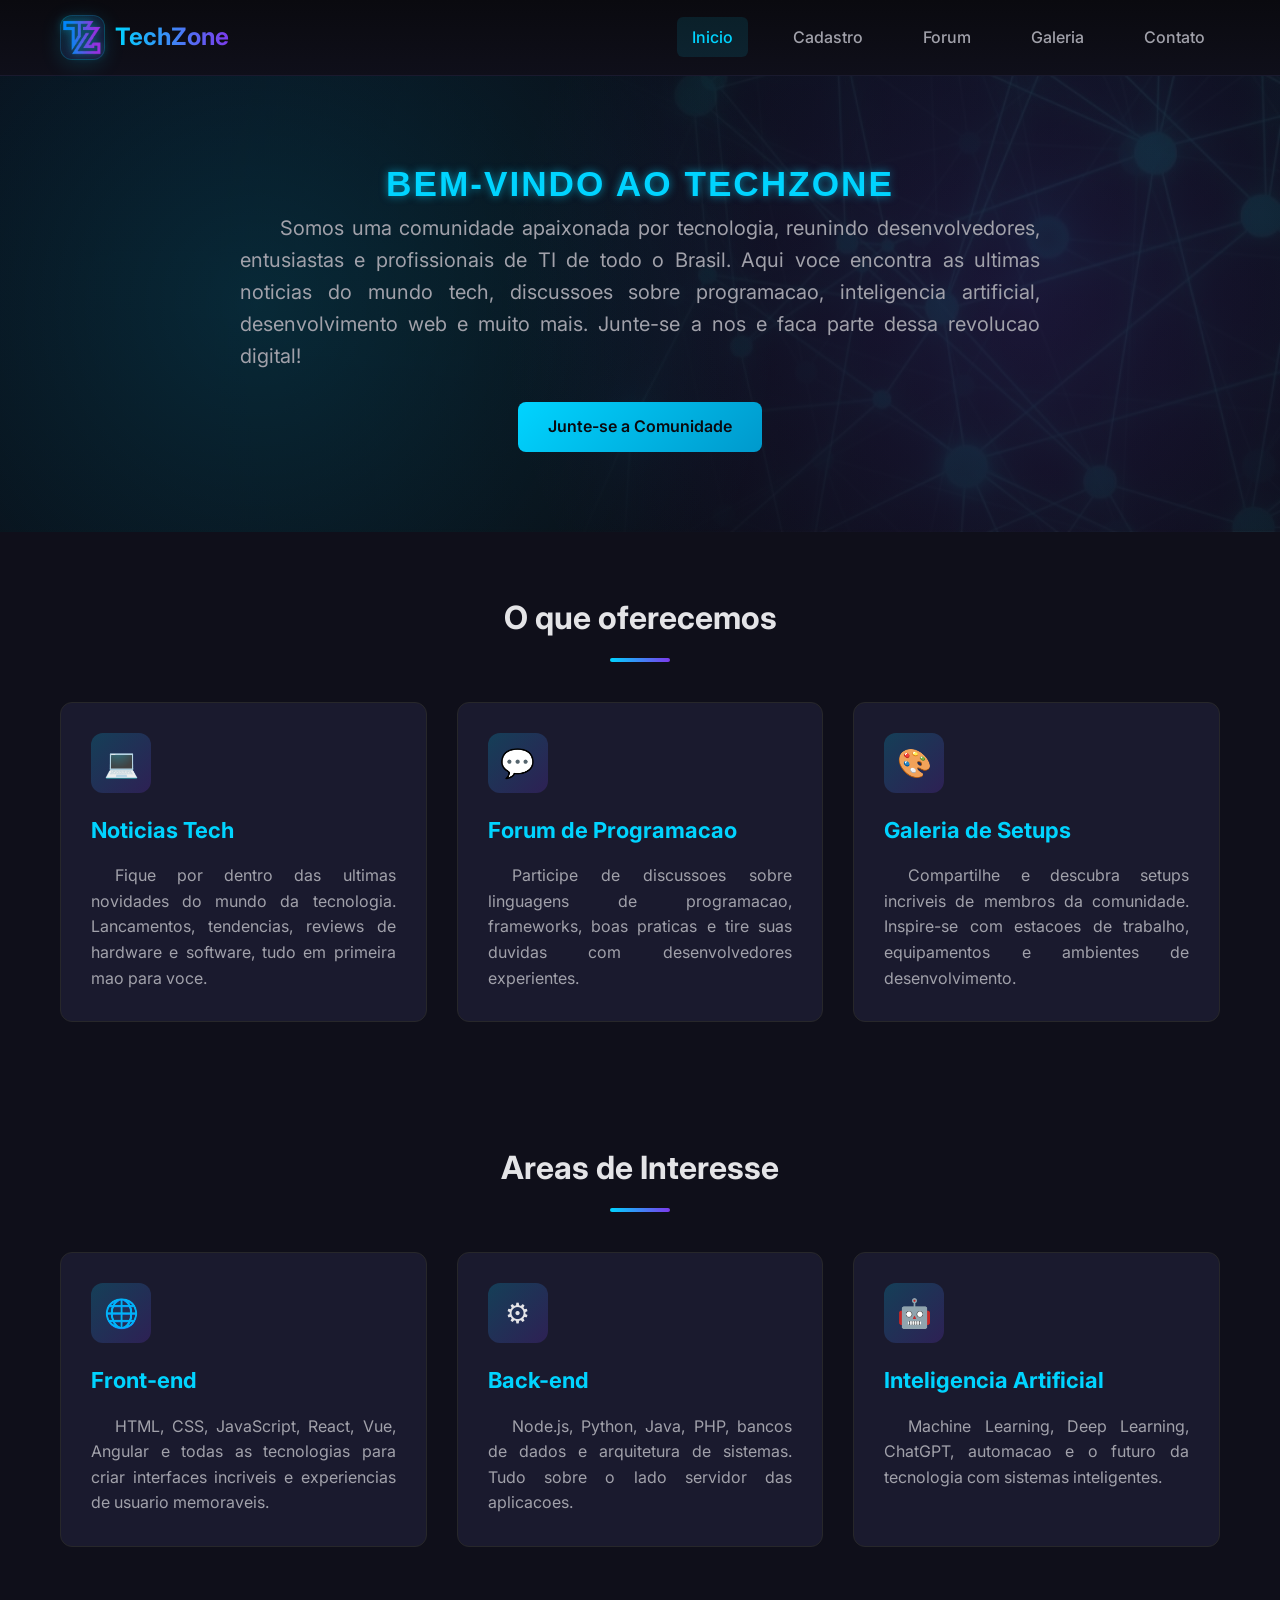
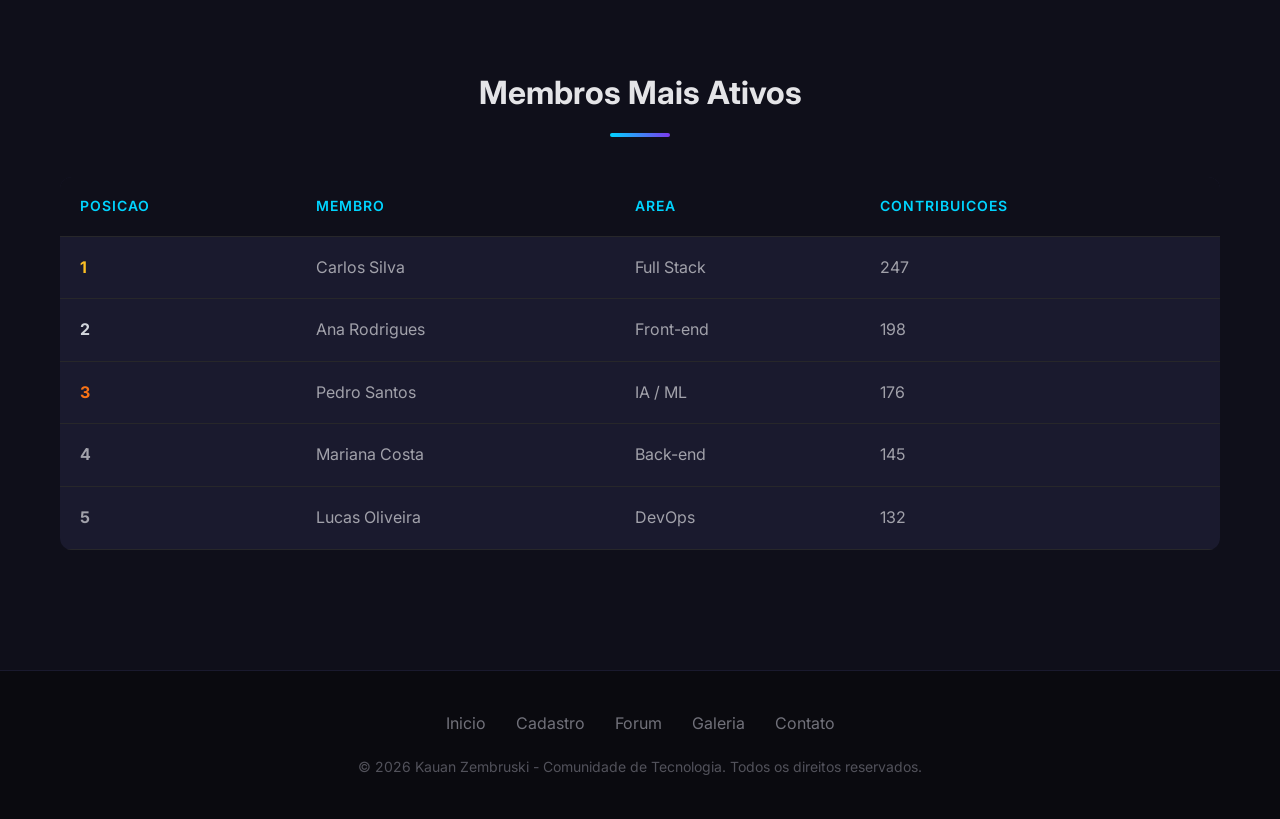
<file: index.html>
<!DOCTYPE html>
<html lang="pt-BR">

<head>
    <meta charset="UTF-8">
    <meta name="viewport" content="width=device-width, initial-scale=1.0">
    <title>TechZone - Comunidade de Tecnologia</title>
    <link rel="stylesheet" href="css/style.css">
    <link href="https://fonts.googleapis.com/css2?family=Inter:wght@400;500;600;700&display=swap" rel="stylesheet">
    <style>
        body {
            font-family: 'Inter', 'Segoe UI', sans-serif;
        }
    </style>
</head>

<body>
    <header>
        <div class="header-content">
            <a href="index.html" class="logo">
                <div class="logo">
                    <div class="logo-icon"><img src="img/LogoTZZ.png" alt="TechZone Logo"></div>
                    <span class="logo-text">TechZone</span>
                </div>
            </a>
            <nav>
                <ul>
                    <li><a href="index.html" class="active">Inicio</a></li>
                    <li><a href="cadastro.html">Cadastro</a></li>
                    <li><a href="forum.html">Forum</a></li>
                    <li><a href="galeria.html">Galeria</a></li>
                    <li><a href="contato.html">Contato</a></li>
                </ul>
            </nav>
        </div>
    </header>


    <section class="hero">
        <div class="hero-content">
            <h1>Bem-vindo ao TechZone</h1>
            <p>
                Somos uma comunidade apaixonada por tecnologia, reunindo desenvolvedores, entusiastas
                e profissionais de TI de todo o Brasil. Aqui voce encontra as ultimas noticias do mundo tech,
                discussoes sobre programacao, inteligencia artificial, desenvolvimento web e muito mais.
                Junte-se a nos e faca parte dessa revolucao digital!
            </p>
            <a href="cadastro.html" class="btn btn-primary">Junte-se a Comunidade</a>
        </div>
    </section>


    <section class="section">
        <h2 class="section-title">O que oferecemos</h2>
        <div class="cards-grid">
            <div class="card">
                <div class="card-icon">&#128187;</div>
                <h3>Noticias Tech</h3>
                <p>
                    Fique por dentro das ultimas novidades do mundo da tecnologia. Lancamentos,
                    tendencias, reviews de hardware e software, tudo em primeira mao para voce.
                </p>
            </div>
            <div class="card">
                <div class="card-icon">&#128172;</div>
                <h3>Forum de Programacao</h3>
                <p>
                    Participe de discussoes sobre linguagens de programacao, frameworks,
                    boas praticas e tire suas duvidas com desenvolvedores experientes.
                </p>
            </div>
            <div class="card">
                <div class="card-icon">&#127912;</div>
                <h3>Galeria de Setups</h3>
                <p>
                    Compartilhe e descubra setups incriveis de membros da comunidade.
                    Inspire-se com estacoes de trabalho, equipamentos e ambientes de desenvolvimento.
                </p>
            </div>
        </div>
    </section>


    <section class="section">
        <h2 class="section-title">Areas de Interesse</h2>
        <div class="cards-grid">
            <div class="card">
                <div class="card-icon">&#127760;</div>
                <h3>Front-end</h3>
                <p>
                    HTML, CSS, JavaScript, React, Vue, Angular e todas as tecnologias
                    para criar interfaces incriveis e experiencias de usuario memoraveis.
                </p>
            </div>
            <div class="card">
                <div class="card-icon">&#9881;</div>
                <h3>Back-end</h3>
                <p>
                    Node.js, Python, Java, PHP, bancos de dados e arquitetura de sistemas.
                    Tudo sobre o lado servidor das aplicacoes.
                </p>
            </div>
            <div class="card">
                <div class="card-icon">&#129302;</div>
                <h3>Inteligencia Artificial</h3>
                <p>
                    Machine Learning, Deep Learning, ChatGPT, automacao e o futuro
                    da tecnologia com sistemas inteligentes.
                </p>
            </div>
        </div>
    </section>


    <section class="section">
        <h2 class="section-title">Membros Mais Ativos</h2>
        <table class="ranking-table">
            <thead>
                <tr>
                    <th>Posicao</th>
                    <th>Membro</th>
                    <th>Area</th>
                    <th>Contribuicoes</th>
                </tr>
            </thead>
            <tbody>
                <tr>
                    <td class="rank-position rank-gold">1</td>
                    <td>Carlos Silva</td>
                    <td>Full Stack</td>
                    <td>247</td>
                </tr>
                <tr>
                    <td class="rank-position rank-silver">2</td>
                    <td>Ana Rodrigues</td>
                    <td>Front-end</td>
                    <td>198</td>
                </tr>
                <tr>
                    <td class="rank-position rank-bronze">3</td>
                    <td>Pedro Santos</td>
                    <td>IA / ML</td>
                    <td>176</td>
                </tr>
                <tr>
                    <td class="rank-position">4</td>
                    <td>Mariana Costa</td>
                    <td>Back-end</td>
                    <td>145</td>
                </tr>
                <tr>
                    <td class="rank-position">5</td>
                    <td>Lucas Oliveira</td>
                    <td>DevOps</td>
                    <td>132</td>
                </tr>
            </tbody>
        </table>
    </section>


    <footer>
        <div class="footer-content">
            <div class="footer-links">
                <a href="index.html">Inicio</a>
                <a href="cadastro.html">Cadastro</a>
                <a href="forum.html">Forum</a>
                <a href="galeria.html">Galeria</a>
                <a href="contato.html">Contato</a>
            </div>
            <p class="footer-copyright">
                &copy; 2026 Kauan Zembruski - Comunidade de Tecnologia. Todos os direitos reservados.
            </p>
        </div>
    </footer>
</body>

</html>
</file>
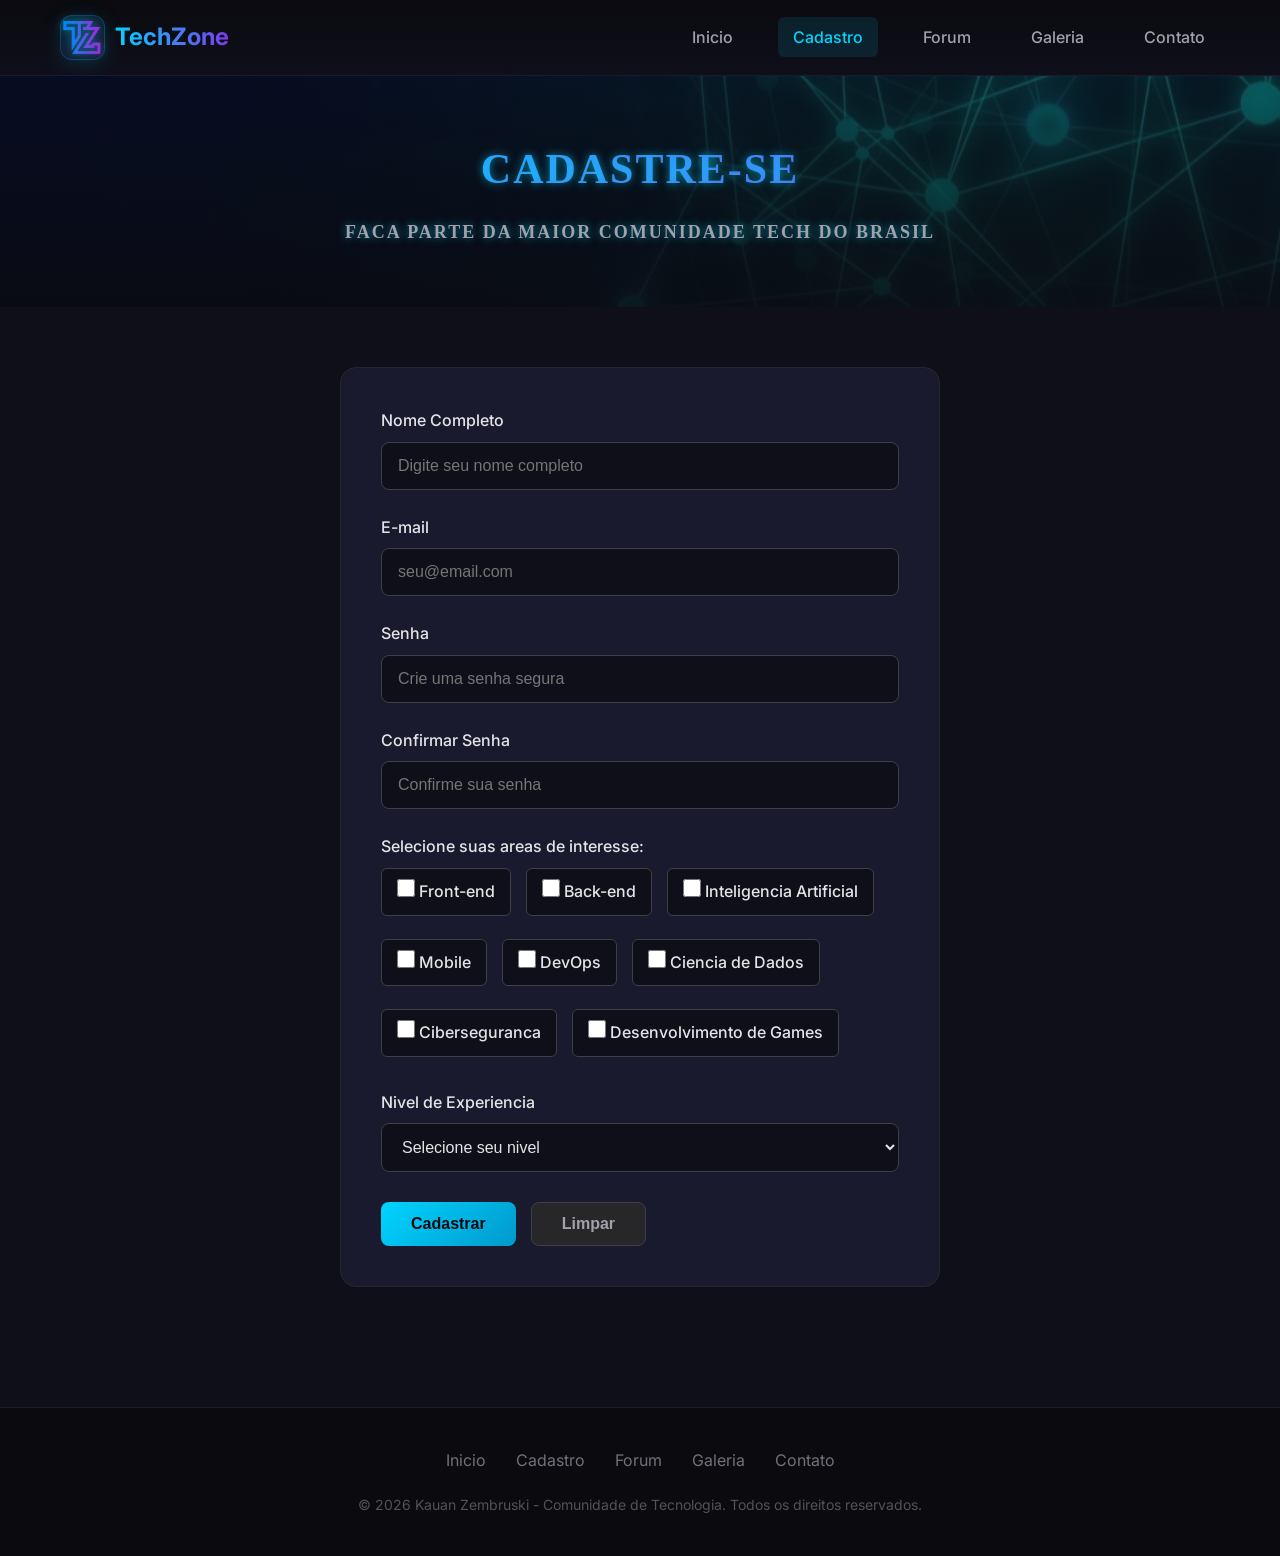
<file: cadastro.html>
<!DOCTYPE html>
<html lang="pt-BR">

<head>
    <meta charset="UTF-8">
    <meta name="viewport" content="width=device-width, initial-scale=1.0">
    <title>Cadastro - TechZone</title>
    <link rel="stylesheet" href="css/style.css">
    <link href="https://fonts.googleapis.com/css2?family=Inter:wght@400;500;600;700&display=swap" rel="stylesheet">
    <style>
        body {
            font-family: 'Inter', 'Segoe UI', sans-serif;
        }
    </style>
</head>

<body>

    <header>
        <div class="header-content">
            <a href="index.html" class="logo">
                <div class="logo">
                    <div class="logo-icon"><img src="img/LogoTZZ.png" alt="TechZone Logo"></div>
                    <span class="logo-text">TechZone</span>
                </div>
            </a>
            <nav>
                <ul>
                    <li><a href="index.html">Inicio</a></li>
                    <li><a href="cadastro.html" class="active">Cadastro</a></li>
                    <li><a href="forum.html">Forum</a></li>
                    <li><a href="galeria.html">Galeria</a></li>
                    <li><a href="contato.html">Contato</a></li>
                </ul>
            </nav>
        </div>
    </header>


    <section class="page-header">
        <h1>Cadastre-se</h1>
        <p>Faca parte da maior comunidade tech do Brasil</p>
    </section>

    <section class="section">
        <div class="form-container">
            <form action="#" method="post">
                <div class="form-group">
                    <label for="nome">Nome Completo</label>
                    <input type="text" id="nome" name="nome" placeholder="Digite seu nome completo" required>
                </div>

                <div class="form-group">
                    <label for="email">E-mail</label>
                    <input type="email" id="email" name="email" placeholder="seu@email.com" required>
                </div>

                <div class="form-group">
                    <label for="senha">Senha</label>
                    <input type="password" id="senha" name="senha" placeholder="Crie uma senha segura" required>
                </div>

                <div class="form-group">
                    <label for="confirmar-senha">Confirmar Senha</label>
                    <input type="password" id="confirmar-senha" name="confirmar-senha" placeholder="Confirme sua senha"
                        required>
                </div>

                <div class="form-group">
                    <label>Selecione suas areas de interesse:</label>
                    <div class="checkbox-group">
                        <label class="checkbox-item">
                            <input type="checkbox" name="interesses" value="frontend">
                            Front-end
                        </label>
                        <label class="checkbox-item">
                            <input type="checkbox" name="interesses" value="backend">
                            Back-end
                        </label>
                        <label class="checkbox-item">
                            <input type="checkbox" name="interesses" value="ia">
                            Inteligencia Artificial
                        </label>
                        <label class="checkbox-item">
                            <input type="checkbox" name="interesses" value="mobile">
                            Mobile
                        </label>
                        <label class="checkbox-item">
                            <input type="checkbox" name="interesses" value="devops">
                            DevOps
                        </label>
                        <label class="checkbox-item">
                            <input type="checkbox" name="interesses" value="dados">
                            Ciencia de Dados
                        </label>
                        <label class="checkbox-item">
                            <input type="checkbox" name="interesses" value="seguranca">
                            Ciberseguranca
                        </label>
                        <label class="checkbox-item">
                            <input type="checkbox" name="interesses" value="games">
                            Desenvolvimento de Games
                        </label>
                    </div>
                </div>

                <div class="form-group">
                    <label for="nivel">Nivel de Experiencia</label>
                    <select id="nivel" name="nivel" required>
                        <option value="">Selecione seu nivel</option>
                        <option value="iniciante">Iniciante</option>
                        <option value="intermediario">Intermediario</option>
                        <option value="avancado">Avancado</option>
                        <option value="profissional">Profissional</option>
                    </select>
                </div>

                <div class="form-buttons">
                    <button type="submit" class="btn btn-primary">Cadastrar</button>
                    <button type="reset" class="btn btn-reset">Limpar</button>
                </div>
            </form>
        </div>
    </section>


    <footer>
        <div class="footer-content">
            <div class="footer-links">
                <a href="index.html">Inicio</a>
                <a href="cadastro.html">Cadastro</a>
                <a href="forum.html">Forum</a>
                <a href="galeria.html">Galeria</a>
                <a href="contato.html">Contato</a>
            </div>
            <p class="footer-copyright">
                &copy; 2026 Kauan Zembruski - Comunidade de Tecnologia. Todos os direitos reservados.
            </p>
        </div>
    </footer>
</body>

</html>
</file>
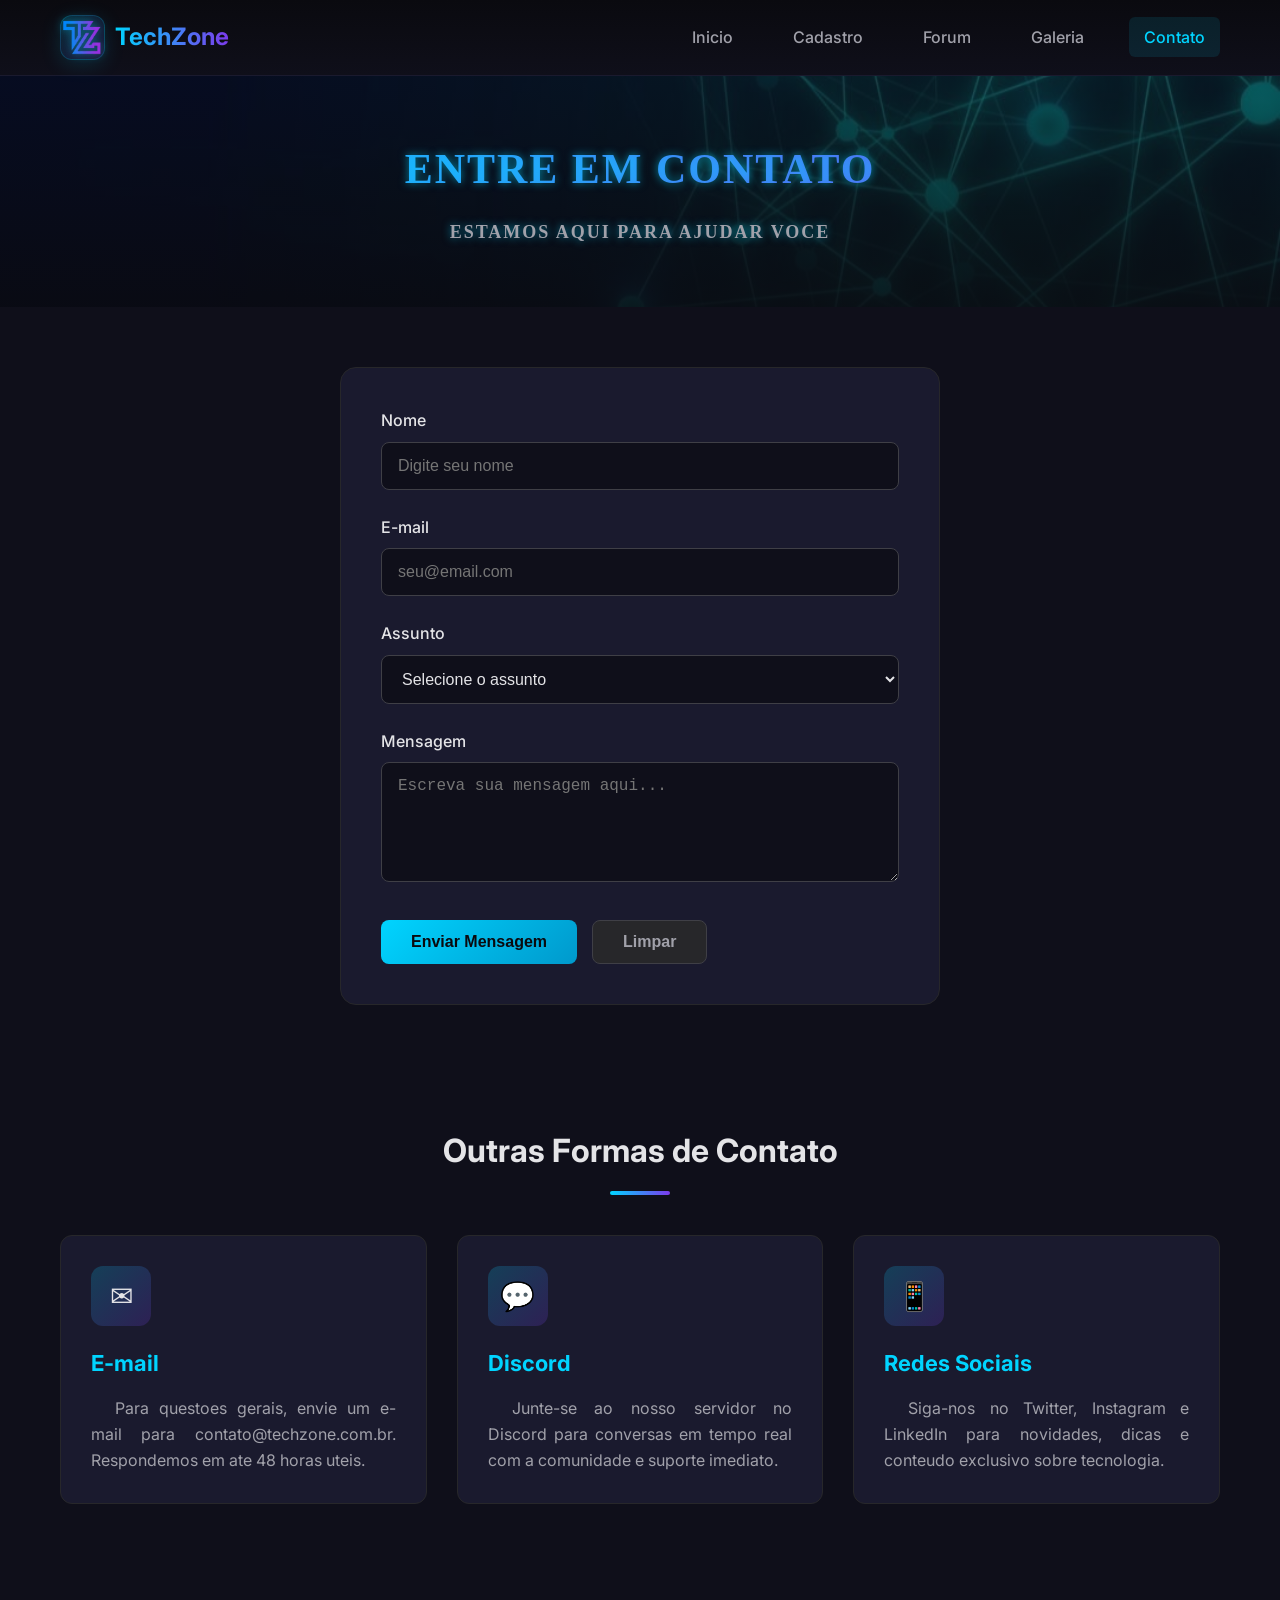
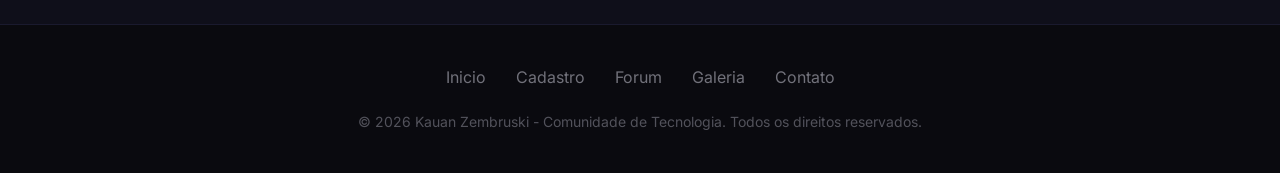
<file: contato.html>
<!DOCTYPE html>
<html lang="pt-BR">

<head>
    <meta charset="UTF-8">
    <meta name="viewport" content="width=device-width, initial-scale=1.0">
    <title>Contato - TechZone</title>
    <link rel="stylesheet" href="css/style.css">
    <link href="https://fonts.googleapis.com/css2?family=Inter:wght@400;500;600;700&display=swap" rel="stylesheet">
    <style>
        body {
            font-family: 'Inter', 'Segoe UI', sans-serif;
        }
    </style>
</head>

<body>

    <header>
        <div class="header-content">
            <a href="index.html" class="logo">
                <div class="logo">
                    <div class="logo-icon"><img src="img/LogoTZZ.png" alt="TechZone Logo"></div>
                    <span class="logo-text">TechZone</span>
                </div>
            </a>
            <nav>
                <ul>
                    <li><a href="index.html">Inicio</a></li>
                    <li><a href="cadastro.html">Cadastro</a></li>
                    <li><a href="forum.html">Forum</a></li>
                    <li><a href="galeria.html">Galeria</a></li>
                    <li><a href="contato.html" class="active">Contato</a></li>
                </ul>
            </nav>
        </div>
    </header>


    <section class="page-header">
        <h1>Entre em Contato</h1>
        <p>Estamos aqui para ajudar voce</p>
    </section>


    <section class="section">
        <div class="form-container">
            <form action="#" method="post">
                <div class="form-group">
                    <label for="nome-contato">Nome</label>
                    <input type="text" id="nome-contato" name="nome" placeholder="Digite seu nome" required>
                </div>

                <div class="form-group">
                    <label for="email-contato">E-mail</label>
                    <input type="email" id="email-contato" name="email" placeholder="seu@email.com" required>
                </div>

                <div class="form-group">
                    <label for="assunto-contato">Assunto</label>
                    <select id="assunto-contato" name="assunto" required>
                        <option value="">Selecione o assunto</option>
                        <option value="duvida">Duvida Geral</option>
                        <option value="sugestao">Sugestao</option>
                        <option value="parceria">Parceria</option>
                        <option value="bug">Relatar Problema</option>
                        <option value="setup">Enviar Setup para Galeria</option>
                        <option value="outro">Outro</option>
                    </select>
                </div>

                <div class="form-group">
                    <label for="mensagem">Mensagem</label>
                    <textarea id="mensagem" name="mensagem" placeholder="Escreva sua mensagem aqui..."
                        required></textarea>
                </div>

                <div class="form-buttons">
                    <button type="submit" class="btn btn-primary">Enviar Mensagem</button>
                    <button type="reset" class="btn btn-reset">Limpar</button>
                </div>
            </form>
        </div>
    </section>


    <section class="section">
        <h2 class="section-title">Outras Formas de Contato</h2>
        <div class="cards-grid">
            <div class="card">
                <div class="card-icon">&#9993;</div>
                <h3>E-mail</h3>
                <p>
                    Para questoes gerais, envie um e-mail para contato@techzone.com.br.
                    Respondemos em ate 48 horas uteis.
                </p>
            </div>
            <div class="card">
                <div class="card-icon">&#128172;</div>
                <h3>Discord</h3>
                <p>
                    Junte-se ao nosso servidor no Discord para conversas em tempo real
                    com a comunidade e suporte imediato.
                </p>
            </div>
            <div class="card">
                <div class="card-icon">&#128241;</div>
                <h3>Redes Sociais</h3>
                <p>
                    Siga-nos no Twitter, Instagram e LinkedIn para novidades, dicas
                    e conteudo exclusivo sobre tecnologia.
                </p>
            </div>
        </div>
    </section>


    <footer>
        <div class="footer-content">
            <div class="footer-links">
                <a href="index.html">Inicio</a>
                <a href="cadastro.html">Cadastro</a>
                <a href="forum.html">Forum</a>
                <a href="galeria.html">Galeria</a>
                <a href="contato.html">Contato</a>
            </div>
            <p class="footer-copyright">
                &copy; 2026 Kauan Zembruski - Comunidade de Tecnologia. Todos os direitos reservados.
            </p>
        </div>
    </footer>
</body>

</html>
</file>
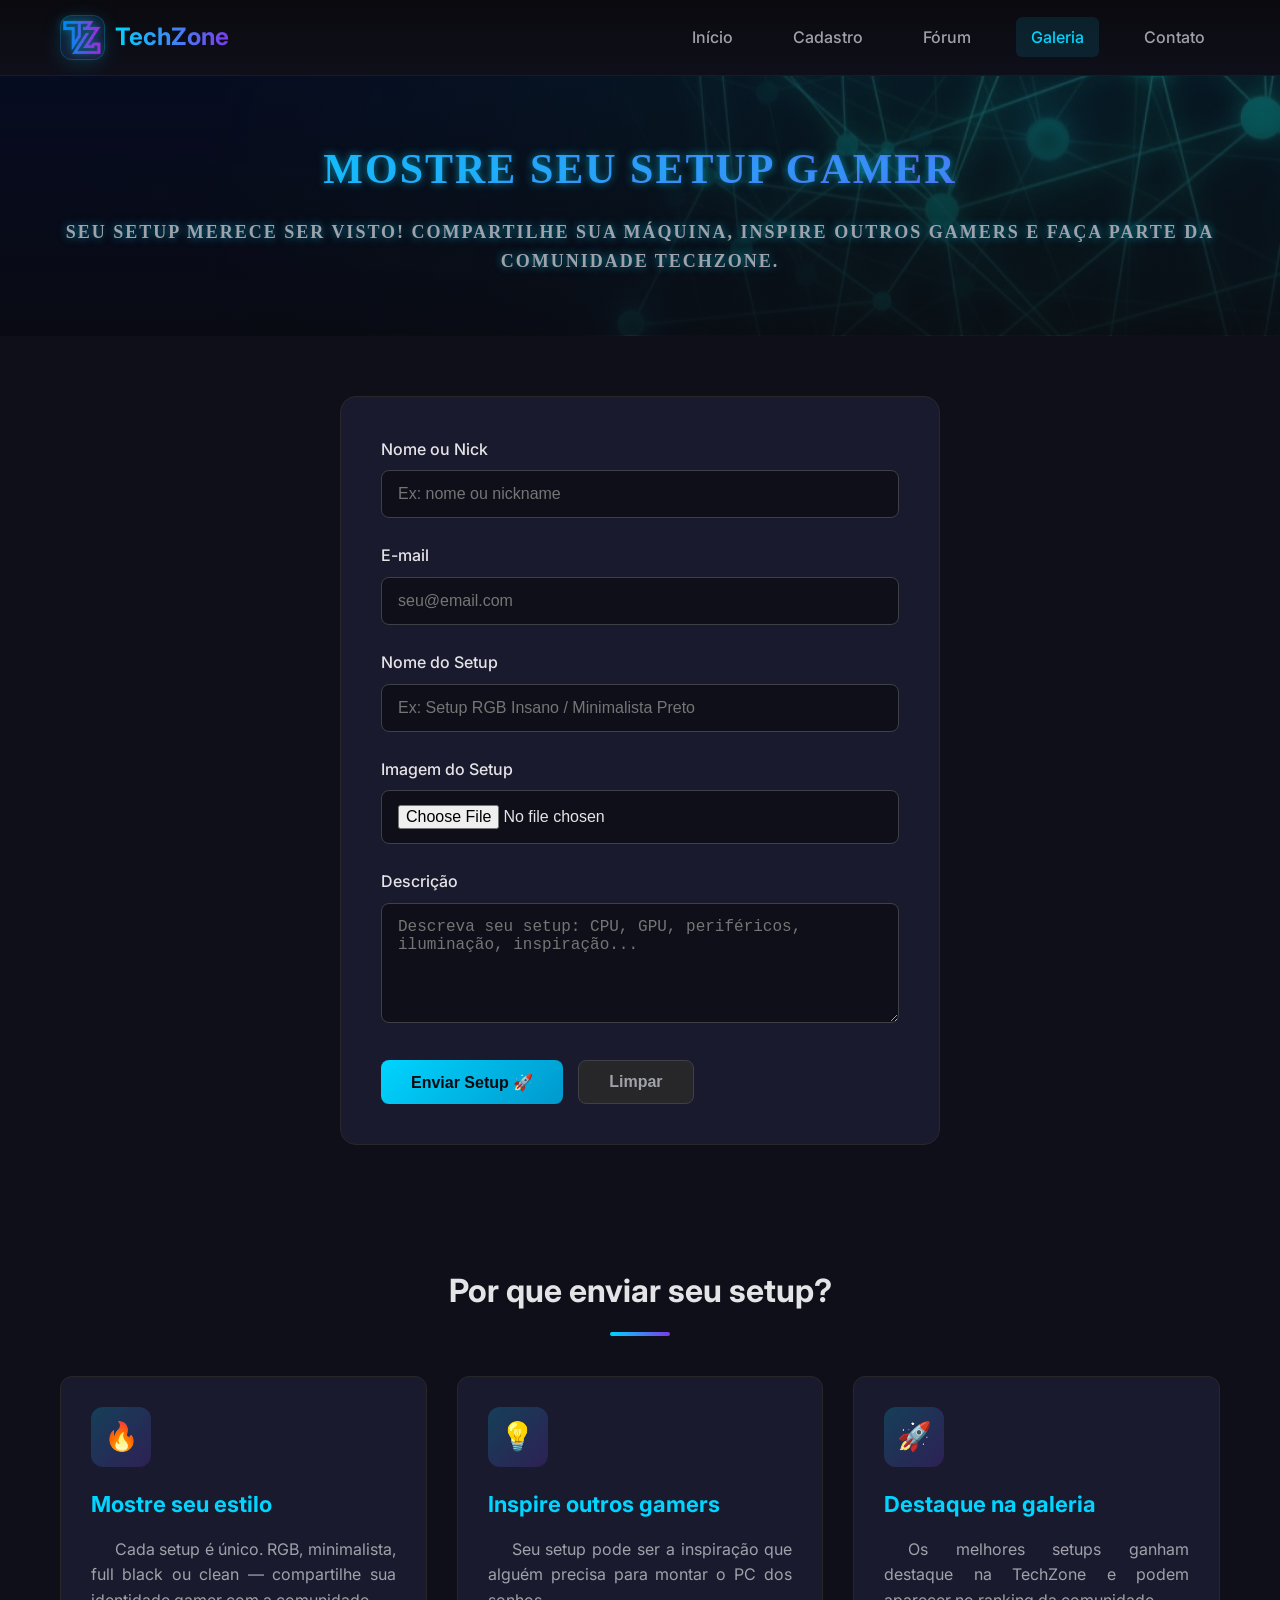
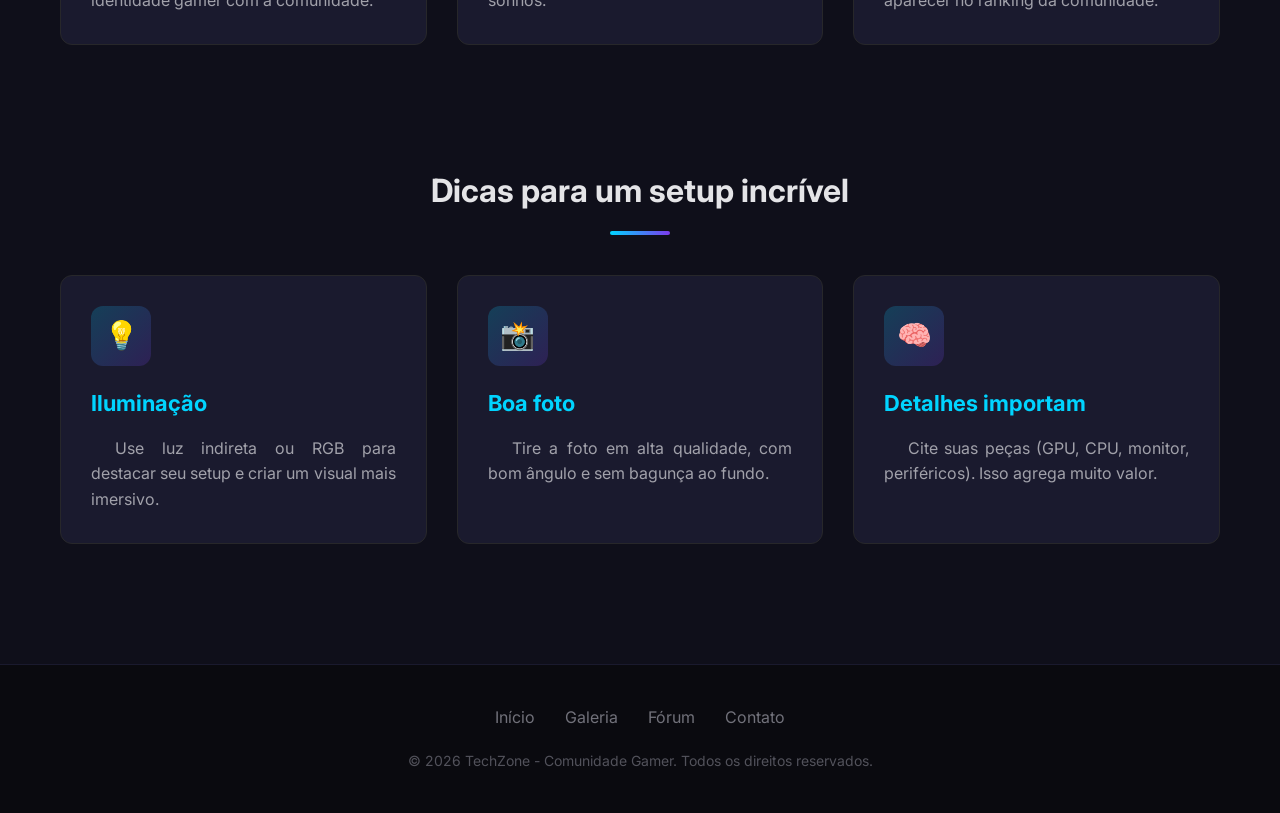
<file: enviarsetup.html>
<!DOCTYPE html>
<html lang="pt-BR">

<head>
    <meta charset="UTF-8">
    <meta name="viewport" content="width=device-width, initial-scale=1.0">
    <title>Envie seu Setup - TechZone</title>
    <link rel="stylesheet" href="css/style.css">
    <link href="https://fonts.googleapis.com/css2?family=Inter:wght@400;500;600;700&display=swap" rel="stylesheet">
    <style>
        body {
            font-family: 'Inter', 'Segoe UI', sans-serif;
        }
    </style>
</head>

<body>

    <header>
        <div class="header-content">
            <a href="index.html" class="logo">
                <div class="logo-icon">
                    <img src="img/LogoTZZ.png" alt="TechZone Logo">
                </div>
                <span class="logo-text">TechZone</span>
            </a>

            <nav>
                <ul>
                    <li><a href="index.html">Início</a></li>
                    <li><a href="cadastro.html">Cadastro</a></li>
                    <li><a href="forum.html">Fórum</a></li>
                    <li><a href="galeria.html" class="active">Galeria</a></li>
                    <li><a href="contato.html">Contato</a></li>
                </ul>
            </nav>
        </div>
    </header>


    <section class="page-header">
        <h1>Mostre seu Setup Gamer </h1>
        <p>
            Seu setup merece ser visto! Compartilhe sua máquina, inspire outros gamers
            e faça parte da comunidade TechZone.
        </p>
    </section>

    <section class="section">
        <div class="form-container">

            <form action="#" method="post" enctype="multipart/form-data">

                <div class="form-group">
                    <label for="nome">Nome ou Nick</label>
                    <input type="text" id="nome" name="nome" placeholder="Ex: nome ou nickname" required>
                </div>

                <div class="form-group">
                    <label for="email">E-mail</label>
                    <input type="email" id="email" name="email" placeholder="seu@email.com" required>
                </div>

                <div class="form-group">
                    <label for="setup-nome">Nome do Setup</label>
                    <input type="text" id="setup-nome" name="setup_nome"
                        placeholder="Ex: Setup RGB Insano / Minimalista Preto" required>
                </div>

                <div class="form-group">
                    <label for="imagem">Imagem do Setup</label>
                    <input type="file" id="imagem" name="imagem" accept="image/*" required>
                    <img id="preview" style="margin-top:15px; max-width:100%; border-radius:10px; display:none;">
                </div>

                <div class="form-group">
                    <label for="descricao">Descrição</label>
                    <textarea id="descricao" name="descricao"
                        placeholder="Descreva seu setup: CPU, GPU, periféricos, iluminação, inspiração..."
                        required></textarea>
                </div>

                <div class="form-buttons">
                    <button type="submit" class="btn btn-primary">Enviar Setup 🚀</button>
                    <button type="reset" class="btn btn-reset">Limpar</button>
                </div>

            </form>

        </div>
    </section>

    <section class="section">
        <h2 class="section-title">Por que enviar seu setup?</h2>

        <div class="cards-grid">

            <div class="card">
                <div class="card-icon">🔥</div>
                <h3>Mostre seu estilo</h3>
                <p>
                    Cada setup é único. RGB, minimalista, full black ou clean —
                    compartilhe sua identidade gamer com a comunidade.
                </p>
            </div>

            <div class="card">
                <div class="card-icon">💡</div>
                <h3>Inspire outros gamers</h3>
                <p>
                    Seu setup pode ser a inspiração que alguém precisa para montar
                    o PC dos sonhos.
                </p>
            </div>

            <div class="card">
                <div class="card-icon">🚀</div>
                <h3>Destaque na galeria</h3>
                <p>
                    Os melhores setups ganham destaque na TechZone e podem aparecer
                    no ranking da comunidade.
                </p>
            </div>

        </div>
    </section>

 
    <section class="section">
        <h2 class="section-title">Dicas para um setup incrível</h2>

        <div class="cards-grid">

            <div class="card">
                <div class="card-icon">💡</div>
                <h3>Iluminação</h3>
                <p>
                    Use luz indireta ou RGB para destacar seu setup e criar um visual
                    mais imersivo.
                </p>
            </div>

            <div class="card">
                <div class="card-icon">📸</div>
                <h3>Boa foto</h3>
                <p>
                    Tire a foto em alta qualidade, com bom ângulo e sem bagunça ao fundo.
                </p>
            </div>

            <div class="card">
                <div class="card-icon">🧠</div>
                <h3>Detalhes importam</h3>
                <p>
                    Cite suas peças (GPU, CPU, monitor, periféricos). Isso agrega muito valor.
                </p>
            </div>

        </div>
    </section>

    <footer>
        <div class="footer-content">
            <div class="footer-links">
                <a href="index.html">Início</a>
                <a href="galeria.html">Galeria</a>
                <a href="forum.html">Fórum</a>
                <a href="contato.html">Contato</a>
            </div>

            <p class="footer-copyright">
                &copy; 2026 TechZone - Comunidade Gamer. Todos os direitos reservados.
            </p>
        </div>
    </footer>

    <script>
        const inputImagem = document.getElementById("imagem");
        const preview = document.getElementById("preview");
        const form = document.querySelector("form");

        // Preview da imagem
        inputImagem.addEventListener("change", function (event) {
            const file = event.target.files[0];

            if (file) {
                preview.src = URL.createObjectURL(file);
                preview.style.display = "block";
            }
        });

        // Reset do formulário (inclui imagem)
        form.addEventListener("reset", function () {
            setTimeout(() => {
                preview.src = "";
                preview.style.display = "none";
            }, 0);
        });
    </script>

</body>

</html>
</file>
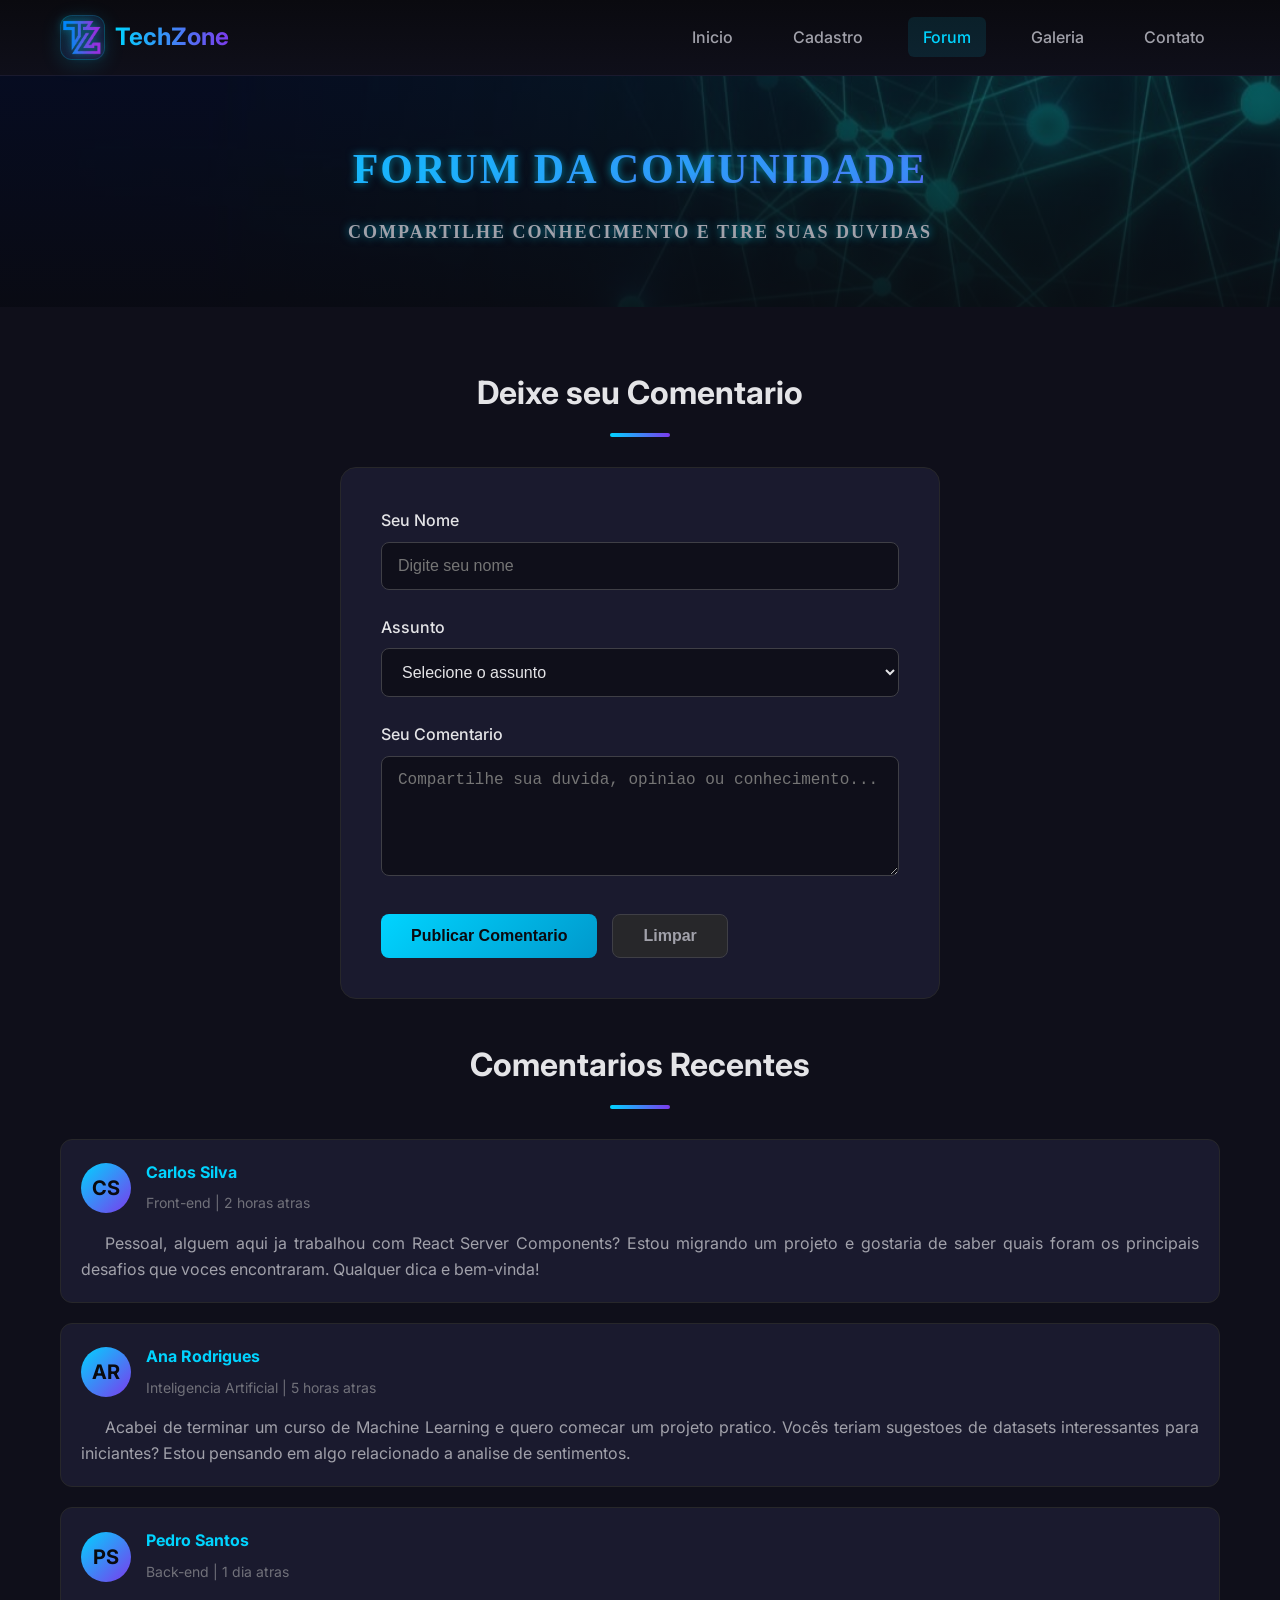
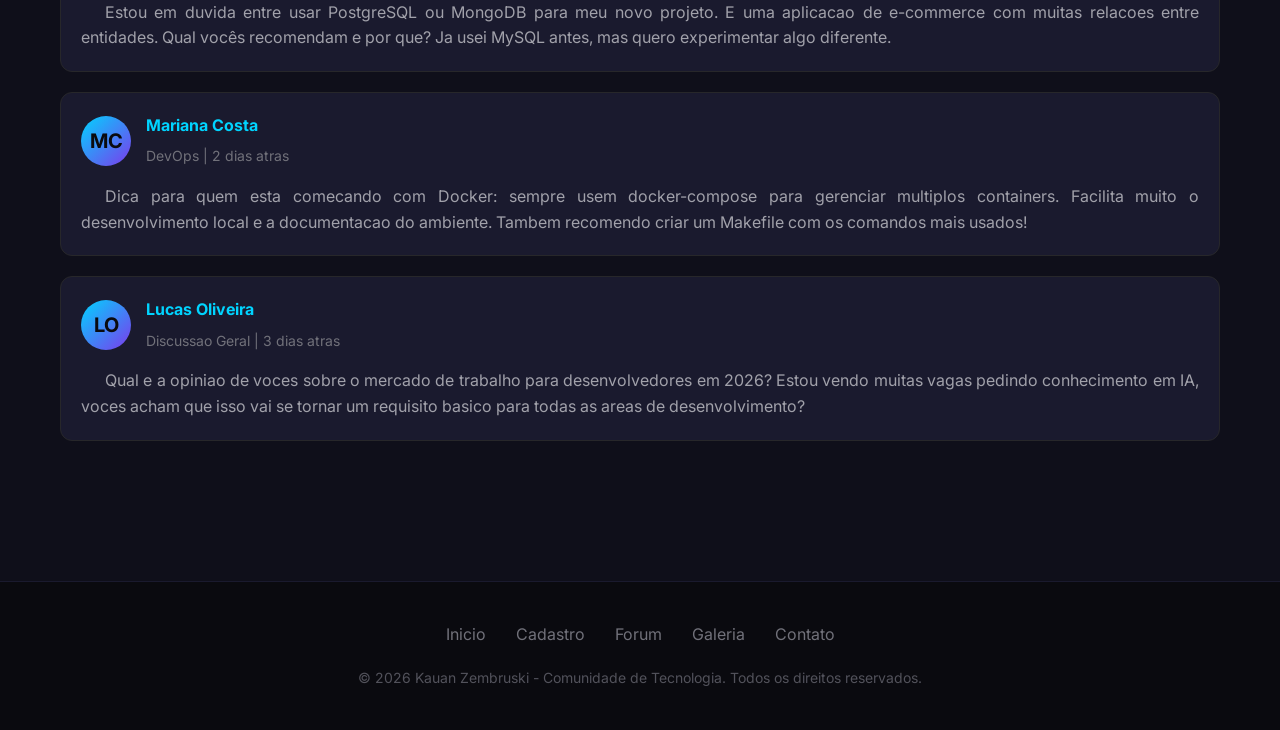
<file: forum.html>
<!DOCTYPE html>
<html lang="pt-BR">

<head>
  <meta charset="UTF-8">
  <meta name="viewport" content="width=device-width, initial-scale=1.0">
  <title>Forum - TechZone</title>
  <link rel="stylesheet" href="css/style.css">
  <link href="https://fonts.googleapis.com/css2?family=Inter:wght@400;500;600;700&display=swap" rel="stylesheet">
  <style>
    body {
      font-family: 'Inter', 'Segoe UI', sans-serif;
    }
  </style>
</head>

<body>

  <header>
    <div class="header-content">
      <a href="index.html" class="logo">
        <div class="logo">
          <div class="logo-icon"><img src="img/LogoTZZ.png" alt="TechZone Logo"></div>
          <span class="logo-text">TechZone</span>
        </div>
      </a>
      <nav>
        <ul>
          <li><a href="index.html">Inicio</a></li>
          <li><a href="cadastro.html">Cadastro</a></li>
          <li><a href="forum.html" class="active">Forum</a></li>
          <li><a href="galeria.html">Galeria</a></li>
          <li><a href="contato.html">Contato</a></li>
        </ul>
      </nav>
    </div>
  </header>

  <section class="page-header">
    <h1>Forum da Comunidade</h1>
    <p>Compartilhe conhecimento e tire suas duvidas</p>
  </section>

  <section class="section">
    <h2 class="section-title">Deixe seu Comentario</h2>
    <div class="form-container">
      <form action="#" method="post">
        <div class="form-group">
          <label for="nome-forum">Seu Nome</label>
          <input type="text" id="nome-forum" name="nome" placeholder="Digite seu nome" required>
        </div>

        <div class="form-group">
          <label for="assunto">Assunto</label>
          <select id="assunto" name="assunto" required>
            <option value="">Selecione o assunto</option>
            <option value="frontend">Front-end</option>
            <option value="backend">Back-end</option>
            <option value="ia">Inteligencia Artificial</option>
            <option value="mobile">Desenvolvimento Mobile</option>
            <option value="devops">DevOps</option>
            <option value="geral">Discussao Geral</option>
          </select>
        </div>

        <div class="form-group">
          <label for="comentario">Seu Comentario</label>
          <textarea id="comentario" name="comentario" placeholder="Compartilhe sua duvida, opiniao ou conhecimento..."
            required></textarea>
        </div>

        <div class="form-buttons">
          <button type="submit" class="btn btn-primary">Publicar Comentario</button>
          <button type="reset" class="btn btn-reset">Limpar</button>
        </div>
      </form>
    </div>

    <div class="comments-list">
      <h2 class="section-title">Comentarios Recentes</h2>

      <div class="comment">
        <div class="comment-header">
          <div class="comment-avatar">CS</div>
          <div class="comment-info">
            <h4>Carlos Silva</h4>
            <span>Front-end | 2 horas atras</span>
          </div>
        </div>
        <p class="comment-content">
          Pessoal, alguem aqui ja trabalhou com React Server Components? Estou migrando um projeto
          e gostaria de saber quais foram os principais desafios que voces encontraram. Qualquer
          dica e bem-vinda!
        </p>
      </div>

      <div class="comment">
        <div class="comment-header">
          <div class="comment-avatar">AR</div>
          <div class="comment-info">
            <h4>Ana Rodrigues</h4>
            <span>Inteligencia Artificial | 5 horas atras</span>
          </div>
        </div>
        <p class="comment-content">
          Acabei de terminar um curso de Machine Learning e quero comecar um projeto pratico.
          Vocês teriam sugestoes de datasets interessantes para iniciantes? Estou pensando em
          algo relacionado a analise de sentimentos.
        </p>
      </div>

      <div class="comment">
        <div class="comment-header">
          <div class="comment-avatar">PS</div>
          <div class="comment-info">
            <h4>Pedro Santos</h4>
            <span>Back-end | 1 dia atras</span>
          </div>
        </div>
        <p class="comment-content">
          Estou em duvida entre usar PostgreSQL ou MongoDB para meu novo projeto. E uma aplicacao
          de e-commerce com muitas relacoes entre entidades. Qual vocês recomendam e por que?
          Ja usei MySQL antes, mas quero experimentar algo diferente.
        </p>
      </div>

      <div class="comment">
        <div class="comment-header">
          <div class="comment-avatar">MC</div>
          <div class="comment-info">
            <h4>Mariana Costa</h4>
            <span>DevOps | 2 dias atras</span>
          </div>
        </div>
        <p class="comment-content">
          Dica para quem esta comecando com Docker: sempre usem docker-compose para gerenciar
          multiplos containers. Facilita muito o desenvolvimento local e a documentacao do ambiente.
          Tambem recomendo criar um Makefile com os comandos mais usados!
        </p>
      </div>

      <div class="comment">
        <div class="comment-header">
          <div class="comment-avatar">LO</div>
          <div class="comment-info">
            <h4>Lucas Oliveira</h4>
            <span>Discussao Geral | 3 dias atras</span>
          </div>
        </div>
        <p class="comment-content">
          Qual e a opiniao de voces sobre o mercado de trabalho para desenvolvedores em 2026?
          Estou vendo muitas vagas pedindo conhecimento em IA, voces acham que isso vai se tornar
          um requisito basico para todas as areas de desenvolvimento?
        </p>
      </div>
    </div>
  </section>


  <footer>
    <div class="footer-content">
      <div class="footer-links">
        <a href="index.html">Inicio</a>
        <a href="cadastro.html">Cadastro</a>
        <a href="forum.html">Forum</a>
        <a href="galeria.html">Galeria</a>
        <a href="contato.html">Contato</a>
      </div>
      <p class="footer-copyright">
        &copy; 2026 Kauan Zembruski - Comunidade de Tecnologia. Todos os direitos reservados.
      </p>
    </div>
  </footer>
</body>

</html>
</file>
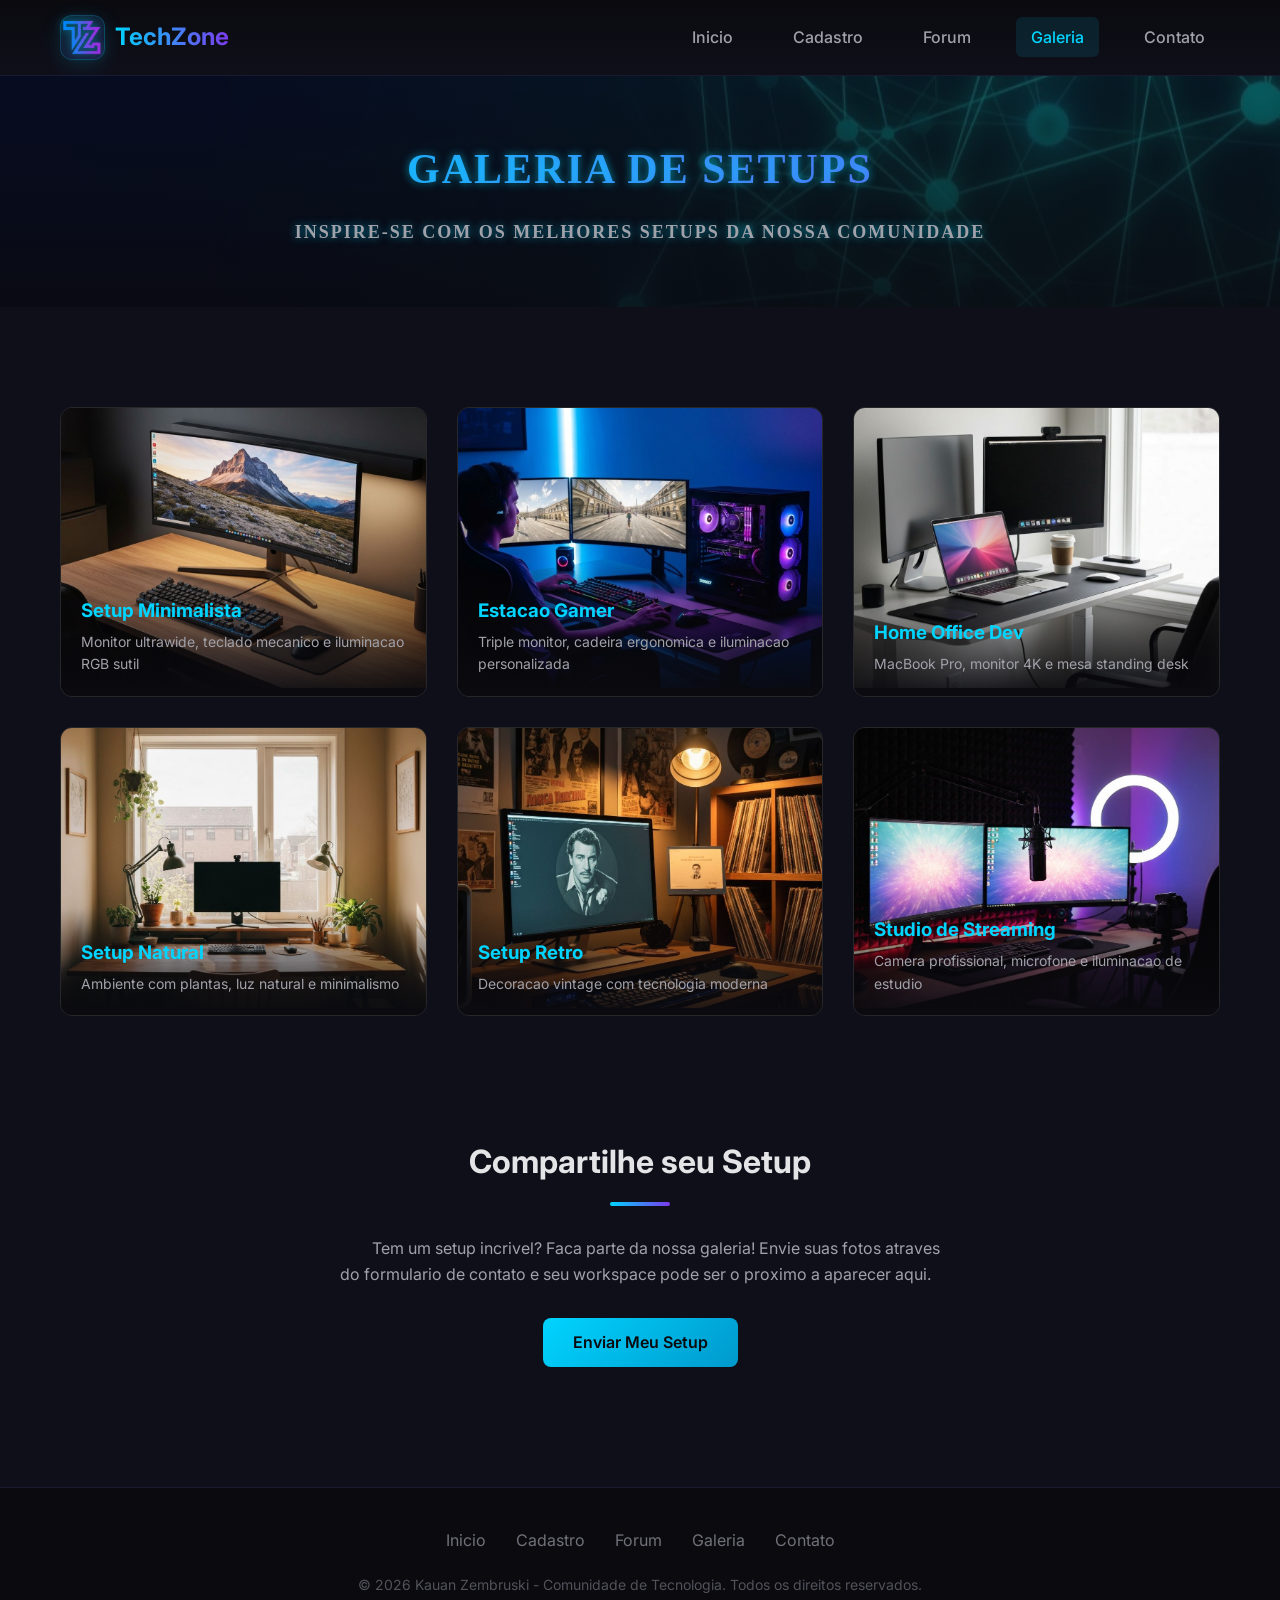
<file: galeria.html>
<!DOCTYPE html>
<html lang="pt-BR">

<head>
    <meta charset="UTF-8">
    <meta name="viewport" content="width=device-width, initial-scale=1.0">
    <title>Galeria de Setups - TechZone</title>
    <link rel="stylesheet" href="css/style.css">
    <link href="https://fonts.googleapis.com/css2?family=Inter:wght@400;500;600;700&display=swap" rel="stylesheet">
    <style>
        body {
            font-family: 'Inter', 'Segoe UI', sans-serif;
        }
    </style>
</head>

<body>

    <header>
        <div class="header-content">
            <a href="index.html" class="logo">
                <div class="logo">
                    <div class="logo-icon"><img src="img/LogoTZZ.png" alt="TechZone Logo"></div>
                    <span class="logo-text">TechZone</span>
                </div>
            </a>
            <nav>
                <ul>
                    <li><a href="index.html">Inicio</a></li>
                    <li><a href="cadastro.html" >Cadastro</a></li>
                    <li><a href="forum.html">Forum</a></li>
                    <li><a href="galeria.html" class="active">Galeria</a></li>
                    <li><a href="contato.html">Contato</a></li>
                </ul>
            </nav>
        </div>
    </header>


    <section class="page-header">
        <h1>Galeria de Setups</h1>
        <p>Inspire-se com os melhores setups da nossa comunidade</p>
    </section>


    <section class="section">
        <div class="gallery-grid">
            <div class="gallery-item">
                <img src="img/setup1.jpg" alt="Setup minimalista com monitor ultrawide">
                <div class="gallery-caption">
                    <h3>Setup Minimalista</h3>
                    <p>Monitor ultrawide, teclado mecanico e iluminacao RGB sutil</p>
                </div>
            </div>

            <div class="gallery-item">
                <img src="img/setup2.jpg" alt="Setup gamer com multiplos monitores">
                <div class="gallery-caption">
                    <h3>Estacao Gamer</h3>
                    <p>Triple monitor, cadeira ergonomica e iluminacao personalizada</p>
                </div>
            </div>

            <div class="gallery-item">
                <img src="img/setup3.jpg" alt="Setup de desenvolvedor com laptop e monitor externo">
                <div class="gallery-caption">
                    <h3>Home Office Dev</h3>
                    <p>MacBook Pro, monitor 4K e mesa standing desk</p>
                </div>
            </div>

            <div class="gallery-item">
                <img src="img/setup4.jpg" alt="Setup com decoracao de plantas">
                <div class="gallery-caption">
                    <h3>Setup Natural</h3>
                    <p>Ambiente com plantas, luz natural e minimalismo</p>
                </div>
            </div>

            <div class="gallery-item">
                <img src="img/setup5.jpg" alt="Setup retro com decoracao vintage">
                <div class="gallery-caption">
                    <h3>Setup Retro</h3>
                    <p>Decoracao vintage com tecnologia moderna</p>
                </div>
            </div>

            <div class="gallery-item">
                <img src="img/setup6.jpg" alt="Setup profissional de streaming">
                <div class="gallery-caption">
                    <h3>Studio de Streaming</h3>
                    <p>Camera profissional, microfone e iluminacao de estudio</p>
                </div>
            </div>
        </div>
    </section>


    <section class="section" style="text-align: center;">
        <h2 class="section-title">Compartilhe seu Setup</h2>
        <p
            style="color: #a1a1aa; margin-bottom: 30px; max-width: 600px; margin-left: auto; margin-right: auto; text-align: justify; text-indent: 2em;">
            Tem um setup incrivel? Faca parte da nossa galeria! Envie suas fotos atraves do
            formulario de contato e seu workspace pode ser o proximo a aparecer aqui.
        </p>
        <a href="enviarsetup.html" class="btn btn-primary">Enviar Meu Setup</a>
    </section>


    <footer>
        <div class="footer-content">
            <div class="footer-links">
                <a href="index.html">Inicio</a>
                <a href="cadastro.html">Cadastro</a>
                <a href="forum.html">Forum</a>
                <a href="galeria.html">Galeria</a>
                <a href="contato.html">Contato</a>
            </div>
            <p class="footer-copyright">
                &copy; 2026 Kauan Zembruski - Comunidade de Tecnologia. Todos os direitos reservados.
            </p>
        </div>
    </footer>
</body>

</html>
</file>
<file: css/style.css>
* {
    margin: 0;
    padding: 0;
    box-sizing: border-box;
}

html {
    scroll-behavior: smooth;
}

body {
    font-family: 'Segoe UI', Tahoma, Geneva, Verdana, sans-serif;
    background-color: #0f0f1a;
    color: #e4e4e7;
    line-height: 1.6;
    min-height: 100vh;
}


a {
    color: #00d4ff;
    text-decoration: none;
    transition: color 0.3s ease;
}

a:hover {
    color: #7c3aed;
}


.container {
    max-width: 1200px;
    margin: 0 auto;
    padding: 0 20px;
}


header {
    background: linear-gradient(180deg, #0a0a0f 0%, #0f0f1a 100%);
    border-bottom: 1px solid #1a1a2e;
    position: sticky;
    top: 0;
    z-index: 1000;
}

.header-content {
    display: flex;
    justify-content: space-between;
    align-items: center;
    padding: 15px 20px;
    max-width: 1200px;
    margin: 0 auto;
}

.logo {
    display: flex;
    align-items: center;
    gap: 10px;
}

.logo-icon {
    width: 45px;
    height: 45px;
    display: flex;
    align-items: center;
    justify-content: center;

    background: linear-gradient(135deg, rgba(0, 212, 255, 0.15), rgba(124, 58, 237, 0.15));
    border: 1px solid rgba(0, 212, 255, 0.2);
    border-radius: 12px;

    backdrop-filter: blur(8px);
    -webkit-backdrop-filter: blur(8px);

    box-shadow: 0 4px 20px rgba(0, 212, 255, 0.15);

    transition: all 0.3s ease;
}

.logo-icon img {
    width: 100%;
    height: 100%;
    object-fit: contain;
    filter: drop-shadow(0 0 5px rgba(0, 212, 255, 0.5));
}

.logo:hover .logo-icon {
    transform: scale(1.08) rotate(3deg);
    box-shadow: 0 8px 30px rgba(0, 212, 255, 0.3);
    border-color: #00d4ff;
}

.logo-text {
    font-size: 24px;
    font-weight: bold;
    background: linear-gradient(90deg, #00d4ff, #7c3aed);
    -webkit-background-clip: text;
    -webkit-text-fill-color: transparent;
    background-clip: text;
}

nav ul {
    display: flex;
    list-style: none;
    gap: 30px;
}

nav ul li a {
    color: #a1a1aa;
    font-weight: 500;
    padding: 10px 15px;
    border-radius: 6px;
    transition: all 0.3s ease;
}

nav ul li a:hover,
nav ul li a.active {
    color: #00d4ff;
    background-color: rgba(0, 212, 255, 0.1);
}


.hero {
    background:
        linear-gradient(rgba(10, 10, 15, 0.85), rgba(10, 10, 15, 0.9)),
        url('../img/banner.jpg');

    background-size: cover;
    background-position: center;
    background-repeat: no-repeat;

    padding: 80px 20px;
    text-align: center;
    position: relative;
    overflow: hidden;
}

.hero::before {
    content: '';
    position: absolute;
    top: 0;
    left: 0;
    right: 0;
    bottom: 0;
    background:
        radial-gradient(circle at 20% 50%, rgba(0, 212, 255, 0.15) 0%, transparent 50%),
        radial-gradient(circle at 80% 50%, rgba(124, 58, 237, 0.15) 0%, transparent 50%);
    pointer-events: none;
}

.hero-content {
    position: relative;
    z-index: 1;
    max-width: 800px;
    margin: 0 auto;
    
}

.hero h1 {
    font-family: 'Orbitron', sans-serif;
    font-size: 2.2rem;
    font-weight: 600;
    letter-spacing: 2px;
    color: #00d4ff;

    /* efeito tech */
    text-transform: uppercase;
    text-shadow: 0 0 8px rgba(0, 212, 255, 0.6);

}

.hero p {
    font-size: 20px;
    color: #a1a1aa;
    margin-bottom: 30px;
    text-align: justify;
    text-indent: 2em;
}

.btn {
    display: inline-block;
    padding: 12px 30px;
    border: none;
    border-radius: 8px;
    font-size: 16px;
    font-weight: 600;
    cursor: pointer;
    transition: all 0.3s ease;
    text-decoration: none;
}

.btn-primary {
    background: linear-gradient(135deg, #00d4ff, #0099cc);
    color: #0a0a0f;
}

.btn-primary:hover {
    background: linear-gradient(135deg, #00b8e6, #007aa3);
    transform: translateY(-2px);
    box-shadow: 0 10px 30px rgba(0, 212, 255, 0.3);
    color: #0a0a0f;
}

.btn-secondary {
    background: transparent;
    color: #00d4ff;
    border: 2px solid #00d4ff;
}

.btn-secondary:hover {
    background: rgba(0, 212, 255, 0.1);
    transform: translateY(-2px);
}

.btn-reset {
    background: #27272a;
    color: #a1a1aa;
    border: 1px solid #3f3f46;
}

.btn-reset:hover {
    background: #3f3f46;
    color: #e4e4e7;
}


.section {
    padding: 60px 20px;
    max-width: 1200px;
    margin: 0 auto;
}

.section-title {
    font-size: 32px;
    margin-bottom: 30px;
    text-align: center;
    position: relative;
}

.section-title::after {
    content: '';
    display: block;
    width: 60px;
    height: 4px;
    background: linear-gradient(90deg, #00d4ff, #7c3aed);
    margin: 15px auto 0;
    border-radius: 2px;
}


.cards-grid {
    display: grid;
    grid-template-columns: repeat(auto-fit, minmax(300px, 1fr));
    gap: 30px;
    margin-top: 40px;
}

.card {
    background: #1a1a2e;
    border: 1px solid #27272a;
    border-radius: 12px;
    padding: 30px;
    transition: all 0.3s ease;
}

.card:hover {
    border-color: #00d4ff;
    transform: translateY(-5px);
    box-shadow: 0 10px 40px rgba(0, 212, 255, 0.1);
}

.card-icon {
    width: 60px;
    height: 60px;
    background: linear-gradient(135deg, rgba(0, 212, 255, 0.2), rgba(124, 58, 237, 0.2));
    border-radius: 12px;
    display: flex;
    align-items: center;
    justify-content: center;
    font-size: 28px;
    margin-bottom: 20px;
}

.card h3 {
    font-size: 22px;
    margin-bottom: 15px;
    color: #00d4ff;
}

.card p {
    color: #a1a1aa;
    text-align: justify;
    text-indent: 1.5em;
}


.form-container {
    max-width: 600px;
    margin: 0 auto;
    background: #1a1a2e;
    border: 1px solid #27272a;
    border-radius: 16px;
    padding: 40px;
}

.form-group {
    margin-bottom: 25px;
}

.form-group label {
    display: block;
    margin-bottom: 8px;
    font-weight: 500;
    color: #e4e4e7;
}

.form-group input,
.form-group select,
.form-group textarea {
    width: 100%;
    padding: 14px 16px;
    background: #0f0f1a;
    border: 1px solid #3f3f46;
    border-radius: 8px;
    color: #e4e4e7;
    font-size: 16px;
    transition: all 0.3s ease;
}

.form-group input:focus,
.form-group select:focus,
.form-group textarea:focus {
    outline: none;
    border-color: #00d4ff;
    box-shadow: 0 0 0 3px rgba(0, 212, 255, 0.1);
}

.form-group textarea {
    resize: vertical;
    min-height: 120px;
}

.checkbox-group {
    display: flex;
    flex-wrap: wrap;
    gap: 15px;
}

.checkbox-item {
    display: flex;
    align-items: center;
    gap: 8px;
    background: #0f0f1a;
    padding: 10px 15px;
    border-radius: 6px;
    border: 1px solid #3f3f46;
    cursor: pointer;
    transition: all 0.3s ease;
}

.checkbox-item:hover {
    border-color: #00d4ff;
}

.checkbox-item input[type="checkbox"] {
    width: 18px;
    height: 18px;
    accent-color: #00d4ff;
}

.form-buttons {
    display: flex;
    gap: 15px;
    margin-top: 30px;
}


.comments-list {
    margin-top: 40px;
}

.comment {
    background: #1a1a2e;
    border: 1px solid #27272a;
    border-radius: 12px;
    padding: 20px;
    margin-bottom: 20px;
}

.comment-header {
    display: flex;
    align-items: center;
    gap: 15px;
    margin-bottom: 15px;
}

.comment-avatar {
    width: 50px;
    height: 50px;
    background: linear-gradient(135deg, #00d4ff, #7c3aed);
    border-radius: 50%;
    display: flex;
    align-items: center;
    justify-content: center;
    font-weight: bold;
    font-size: 20px;
    color: #0a0a0f;
}

.comment-info h4 {
    color: #00d4ff;
    margin-bottom: 5px;
}

.comment-info span {
    color: #71717a;
    font-size: 14px;
}

.comment-content {
    color: #a1a1aa;
    text-align: justify;
    text-indent: 1.5em;
}

.gallery-grid {
    display: grid;
    grid-template-columns: repeat(auto-fit, minmax(350px, 1fr));
    gap: 30px;
    margin-top: 40px;
}

.gallery-item {
    position: relative;
    border-radius: 12px;
    overflow: hidden;
    border: 1px solid #27272a;
    transition: all 0.3s ease;
}

.gallery-item:hover {
    border-color: #00d4ff;
    transform: scale(1.02);
    box-shadow: 0 20px 50px rgba(0, 212, 255, 0.2);
}

.gallery-item img {
    width: 100%;
    height: 280px;
    object-fit: cover;
    transition: transform 0.5s ease;
}

.gallery-item:hover img {
    transform: scale(1.1);
}

.gallery-caption {
    position: absolute;
    bottom: 0;
    left: 0;
    right: 0;
    background: linear-gradient(transparent, rgba(10, 10, 15, 0.95));
    padding: 30px 20px 20px;
}

.gallery-caption h3 {
    color: #00d4ff;
    margin-bottom: 5px;
}

.gallery-caption p {
    color: #a1a1aa;
    font-size: 14px;
}

.ranking-table {
    width: 100%;
    border-collapse: collapse;
    margin-top: 40px;
    background: #1a1a2e;
    border-radius: 12px;
    overflow: hidden;
}

.ranking-table th,
.ranking-table td {
    padding: 18px 20px;
    text-align: left;
}

.ranking-table th {
    background: #0f0f1a;
    color: #00d4ff;
    font-weight: 600;
    text-transform: uppercase;
    font-size: 14px;
    letter-spacing: 1px;
}

.ranking-table tr {
    border-bottom: 1px solid #27272a;
    transition: background 0.3s ease;
}

.ranking-table tbody tr:hover {
    background: rgba(0, 212, 255, 0.05);
}

.ranking-table td {
    color: #a1a1aa;
}

.rank-position {
    font-weight: bold;
    color: #00d4ff;
}

.rank-gold {
    color: #fbbf24 !important;
}

.rank-silver {
    color: #d1d5db !important;
}

.rank-bronze {
    color: #f97316 !important;
}


footer {
    background: #0a0a0f;
    border-top: 1px solid #1a1a2e;
    padding: 40px 20px;
    text-align: center;
    margin-top: 60px;
}

.footer-content {
    max-width: 1200px;
    margin: 0 auto;
}

.footer-links {
    display: flex;
    justify-content: center;
    gap: 30px;
    margin-bottom: 20px;
}

.footer-links a {
    color: #71717a;
    transition: color 0.3s ease;
}

.footer-links a:hover {
    color: #00d4ff;
}

.footer-copyright {
    color: #52525b;
    font-size: 14px;
}


.page-header {
    background:
        linear-gradient(rgba(10, 10, 15, 0.6), rgba(10, 10, 15, 0.9)),
        url('../img/banner.jpg');

    background-size: cover;
    background-position: center;
    background-repeat: no-repeat;

    padding: 60px 20px;
    text-align: center;

    font-family: 'Orbitron';
    font-size: 2.2rem;
    font-weight: 600;
    letter-spacing: 2px;
    color: #00d4ff;

    /* efeito tech */
    text-transform: uppercase;
    text-shadow: 0 0 8px rgba(0, 212, 255, 0.6);
}

.page-header h1 {
    font-size: 42px;
    margin-bottom: 15px;
    background: linear-gradient(90deg, #00d4ff, #7c3aed);
    -webkit-background-clip: text;
    -webkit-text-fill-color: transparent;
    background-clip: text;
}

.page-header p {
    color: #a1a1aa;
    font-size: 18px;
}

@media (max-width: 768px) {
    .header-content {
        flex-direction: column;
        gap: 20px;
    }

    nav ul {
        flex-wrap: wrap;
        justify-content: center;
        gap: 10px;
    }

    .hero h1 {
        font-size: 32px;
    }

    .hero p {
        font-size: 16px;
    }

    .section-title {
        font-size: 26px;
    }

    .form-container {
        padding: 25px;
    }

    .form-buttons {
        flex-direction: column;
    }

    .btn {
        width: 100%;
        text-align: center;
    }

    .gallery-grid {
        grid-template-columns: 1fr;
    }

    .footer-links {
        flex-direction: column;
        gap: 15px;
    }
}
</file>
